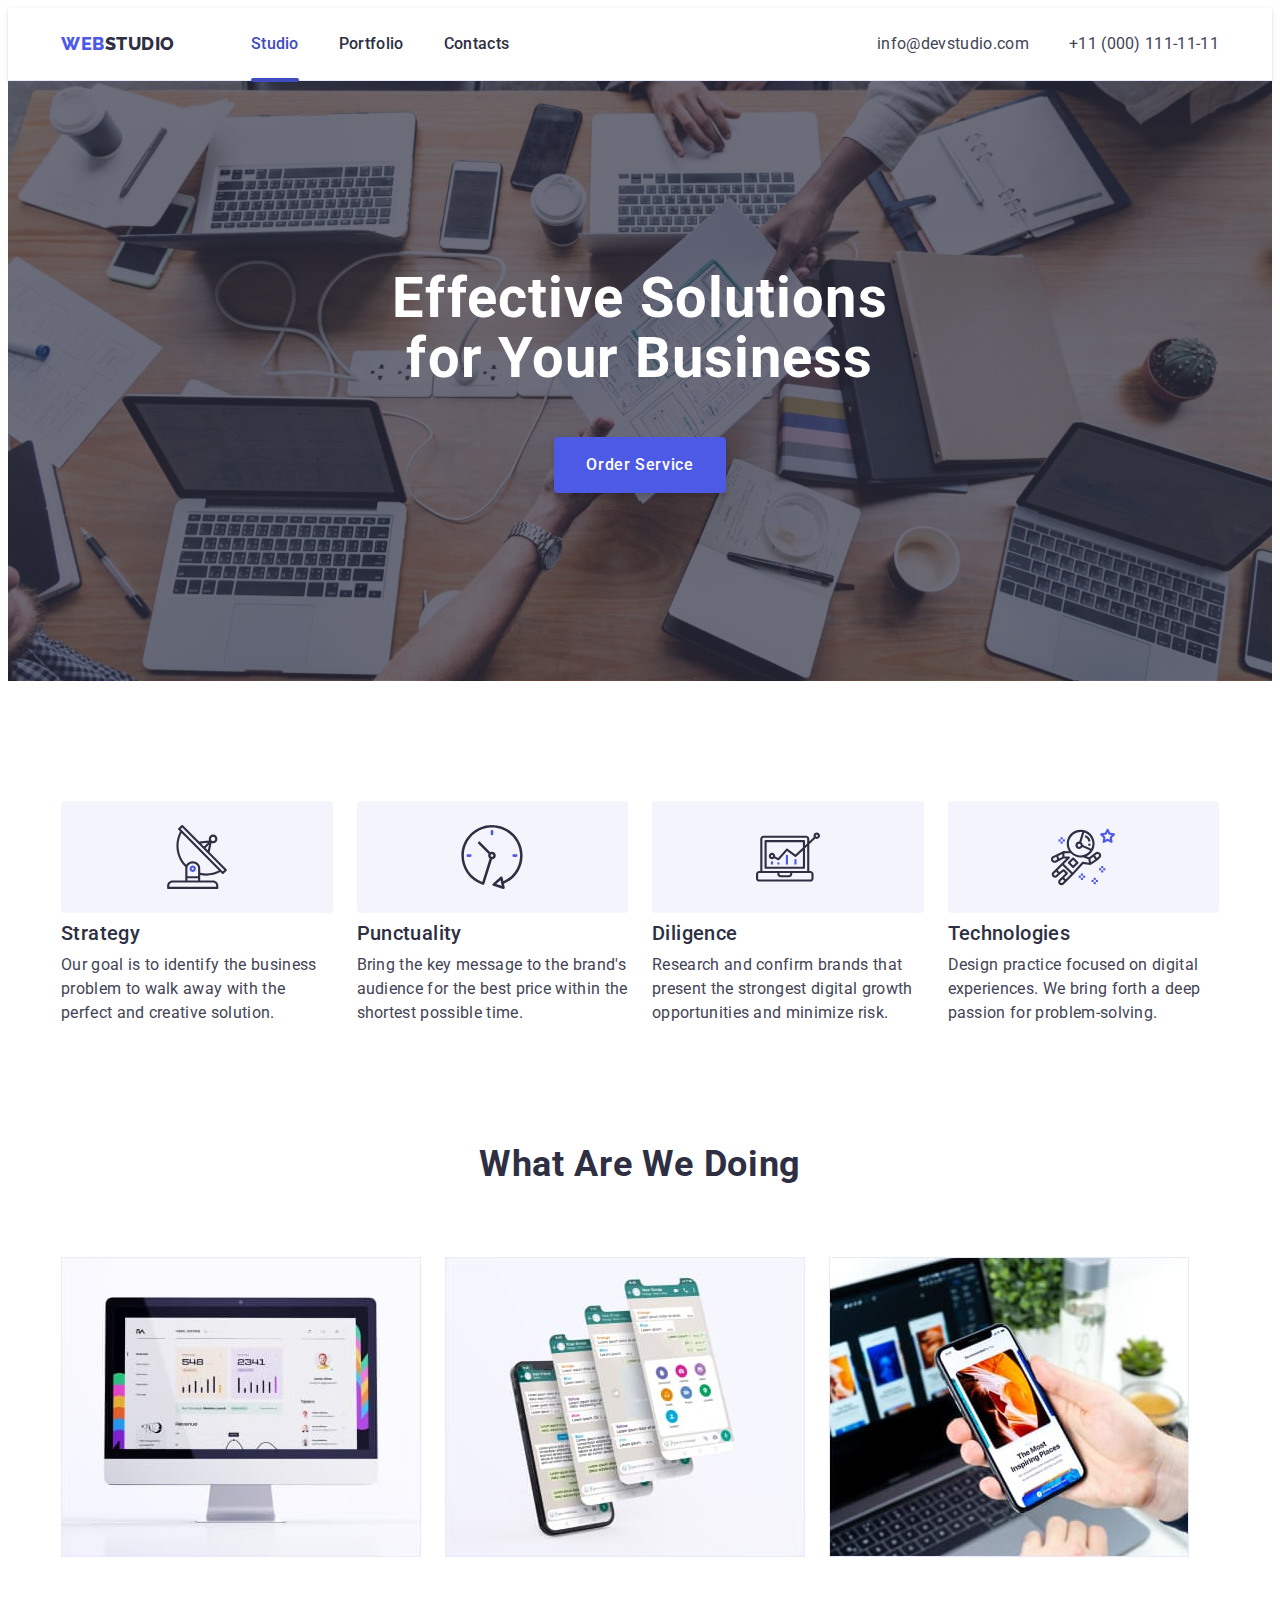
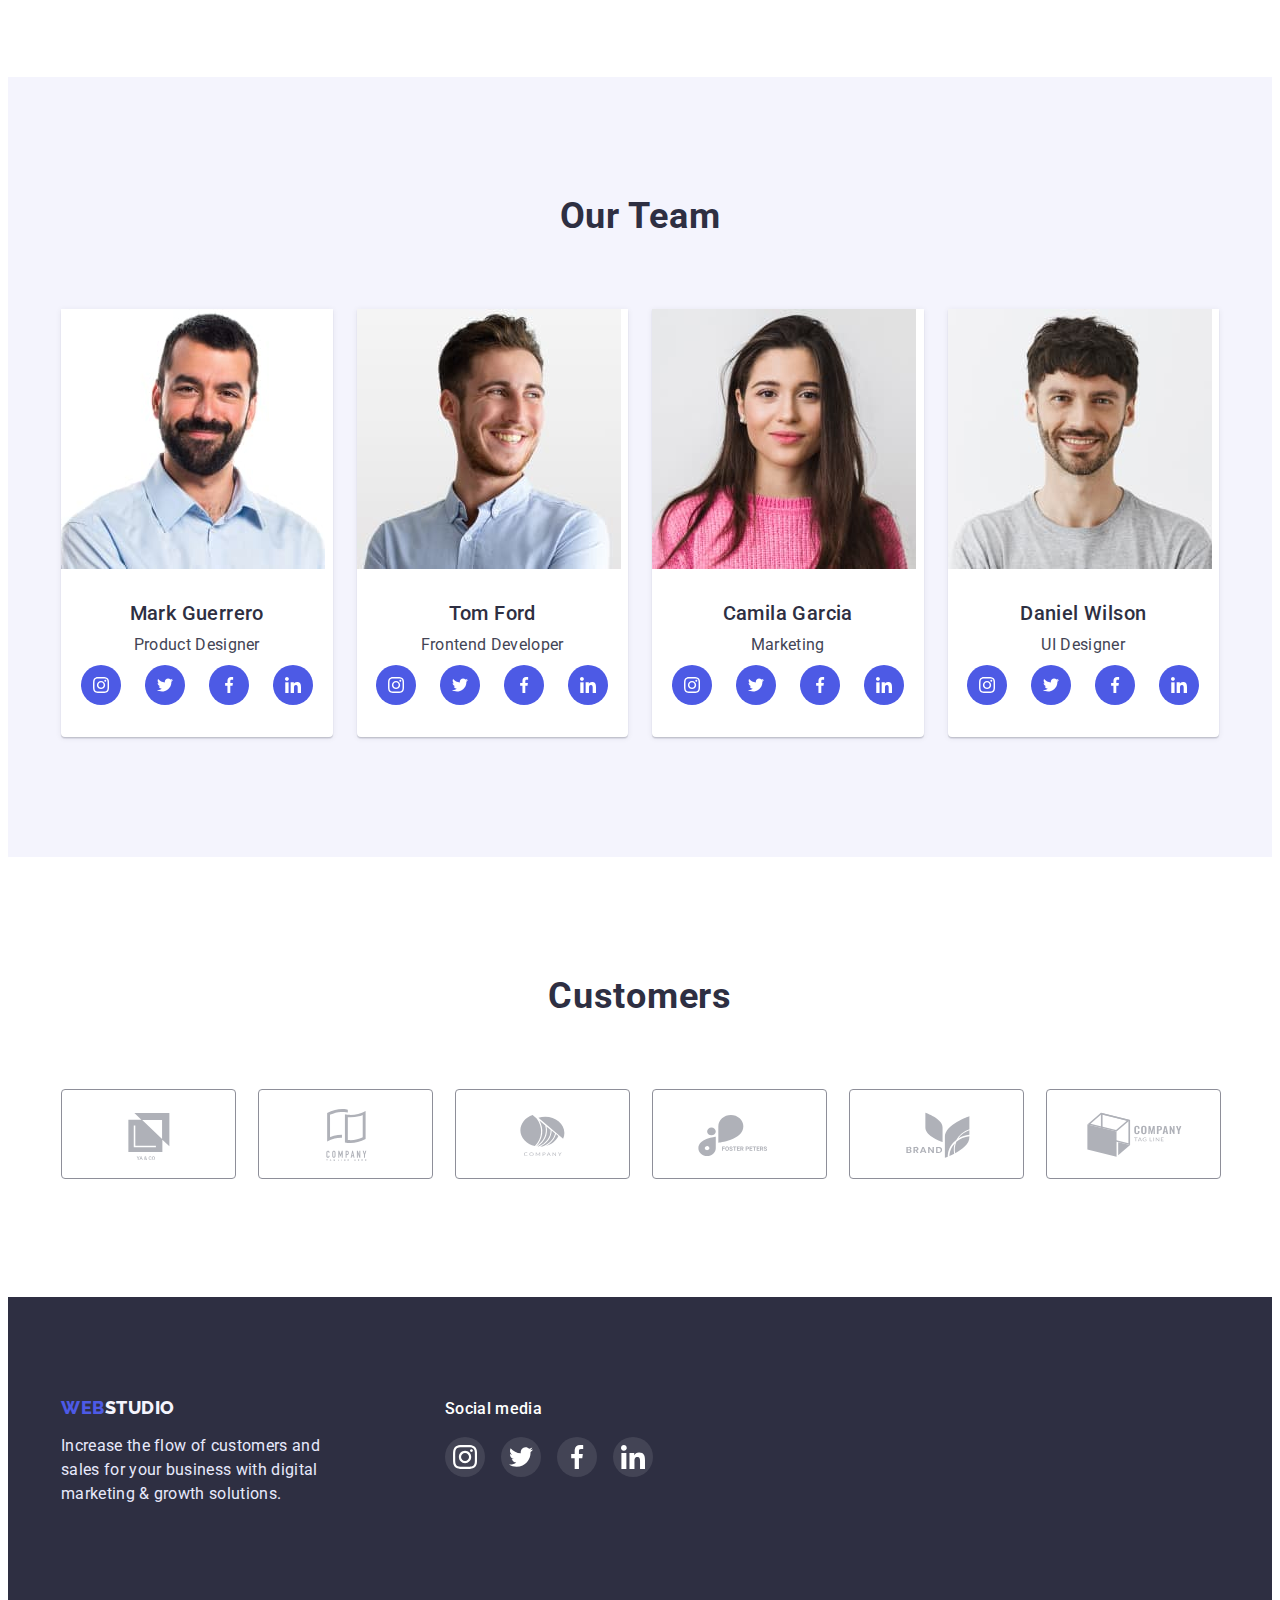
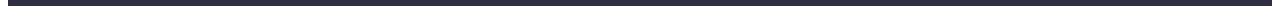
<file: index.html>
<!DOCTYPE html>
<html lang="en">
  <head>
    <meta charset="UTF-8" />
    <meta http-equiv="X-UA-Compatible" content="IE=edge" />
    <meta name="viewport" content="width=device-width, initial-scale=1.0" />
    <title>Студія</title>
    <link rel="preconnect" href="https://fonts.googleapis.com" />
    <link rel="preconnect" href="https://fonts.gstatic.com" crossorigin />
    <link
      href="https://fonts.googleapis.com/css2?family=Raleway:wght@800&family=Roboto:wght@400;500;700;900&display=swap"
      rel="stylesheet"
    />
    <link
      rel="stylesheet"
      href="https://cdnjs.cloudflare.com/ajax/libs/modern-normalize/1.1.0/modern-normalize.min.css"
      integrity="sha512-wpPYUAdjBVSE4KJnH1VR1HeZfpl1ub8YT/NKx4PuQ5NmX2tKuGu6U/JRp5y+Y8XG2tV+wKQpNHVUX03MfMFn9Q=="
      crossorigin="anonymous"
      referrerpolicy="no-referrer"
    />
    <link rel="stylesheet" href="./css/styles.css" />
  </head>
  <body>
    <!-- Header -->
    <header class="header">
      <div class="container header-container">
        <nav class="header-nav">
          <a class="link link-logo" href="./index.html"
            >Web<span class="logo">Studio</span></a
          >
          <ul class="header-list list">
            <li>
              <a class="link nav current-studio" href="./index.html">Studio</a>
            </li>
            <li><a class="link nav" href="./portfolio.html">Portfolio</a></li>
            <li><a class="link nav" href="">Contacts</a></li>
          </ul>
        </nav>
        <address class="address">
          <ul class="list address-list">
            <li>
              <a class="link address" href="mailto:info@devstudio.com"
                >info@devstudio.com</a
              >
            </li>
            <li>
              <a class="link address" href="tel:+110001111111"
                >+11 (000) 111-11-11</a
              >
            </li>
          </ul>
        </address>
      </div>
    </header>
    <main>
      <!-- Hero -->

      <section class="hero">
        <div class="container">
          <h1 class="title">Effective Solutions for Your Business</h1>
          <button class="button-hero" type="button" data-modal-open>
            Order Service
          </button>
        </div>
      </section>

      <!-- Our benefits -->

      <section class="section">
        <div class="container">
          <h2 class="visually-hidden">Our benefits</h2>
          <ul class="list list-benefits">
            <li class="benefits-item">
              <div class="benefits-item-icon">
                <svg class="benefits-icon">
                  <use href="./images/icons.svg#icon-antenna"></use>
                </svg>
              </div>
              <h3 class="title-item">Strategy</h3>
              <p class="text">
                Our goal is to identify the business problem to walk away with
                the perfect and creative solution.
              </p>
            </li>
            <li class="benefits-item">
              <div class="benefits-item-icon">
                <svg class="benefits-icon">
                  <use href="./images/icons.svg#icon-clock"></use>
                </svg>
              </div>
              <h3 class="title-item">Punctuality</h3>
              <p class="text">
                Bring the key message to the brand's audience for the best price
                within the shortest possible time.
              </p>
            </li>
            <li class="benefits-item">
              <div class="benefits-item-icon">
                <svg class="benefits-icon">
                  <use href="./images/icons.svg#icon-diagram"></use>
                </svg>
              </div>
              <h3 class="title-item">Diligence</h3>
              <p class="text">
                Research and confirm brands that present the strongest digital
                growth opportunities and minimize risk.
              </p>
            </li>
            <li class="benefits-item">
              <div class="benefits-item-icon">
                <svg class="benefits-icon">
                  <use href="./images/icons.svg#icon-astronaut"></use>
                </svg>
              </div>
              <h3 class="title-item">Technologies</h3>
              <p class="text">
                Design practice focused on digital experiences. We bring forth a
                deep passion for problem-solving.
              </p>
            </li>
          </ul>
        </div>
      </section>

      <!-- What are we doing -->

      <section class="section section-doing">
        <div class="container doing-container">
          <h2 class="section-name">What are we doing</h2>
          <ul class="list doing-list">
            <li>
              <img src="./images/img_1.jpg" alt="Computer" width="360" />
            </li>
            <li>
              <img src="./images/img_2.jpg" alt="Phone" width="360" />
            </li>
            <li>
              <img src="./images/img_3.jpg" alt="Computer&Phone" width="360" />
            </li>
          </ul>
        </div>
      </section>

      <!-- Our Team -->

      <section class="section team-section">
        <div class="container">
          <h2 class="section-name">Our Team</h2>
          <ul class="list team-list">
            <li class="team-item">
              <img
                class="team-photo"
                src="./images/img_card1.jpg"
                alt="photo"
                width="264"
              />
              <div class="about-photo">
                <h3 class="title-item">Mark Guerrero</h3>
                <p class="text team-text">Product Designer</p>
                <ul class="soc-link-list list">
                  <li class="soc-item">
                    <a class="soc-link link" href="">
                      <svg width="16" Height="16" class="soc-icon">
                        <use href="./images/icons.svg#icon-instagram"></use>
                      </svg>
                    </a>
                  </li>
                  <li class="soc-item">
                    <a class="soc-link link" href="">
                      <svg width="16" Height="16" class="soc-icon">
                        <use href="./images/icons.svg#icon-twitter"></use>
                      </svg>
                    </a>
                  </li>
                  <li class="soc-item">
                    <a class="soc-link link" href="">
                      <svg width="16" Height="16" class="soc-icon">
                        <use href="./images/icons.svg#icon-facebook"></use>
                      </svg>
                    </a>
                  </li>
                  <li class="soc-item">
                    <a class="soc-link link" href="">
                      <svg width="16" Height="16" class="soc-icon">
                        <use href="./images/icons.svg#icon-linkedin"></use>
                      </svg>
                    </a>
                  </li>
                </ul>
              </div>
            </li>
            <li class="team-item">
              <img
                class="team-photo"
                src="./images/img_card2.jpg"
                alt="photo"
                width="264"
              />
              <div class="about-photo">
                <h3 class="title-item team-title-item">Tom Ford</h3>
                <p class="text team-text">Frontend Developer</p>
                <ul class="soc-link-list list">
                  <li class="soc-item">
                    <a class="soc-link link" href="">
                      <svg width="16" Height="16" class="soc-icon">
                        <use href="./images/icons.svg#icon-instagram"></use>
                      </svg>
                    </a>
                  </li>
                  <li class="soc-item">
                    <a class="soc-link link" href="">
                      <svg width="16" Height="16" class="soc-icon">
                        <use href="./images/icons.svg#icon-twitter"></use>
                      </svg>
                    </a>
                  </li>
                  <li class="soc-item">
                    <a class="soc-link link" href="">
                      <svg width="16" Height="16" class="soc-icon">
                        <use href="./images/icons.svg#icon-facebook"></use>
                      </svg>
                    </a>
                  </li>
                  <li class="soc-item">
                    <a class="soc-link link" href="">
                      <svg width="16" Height="16" class="soc-icon">
                        <use href="./images/icons.svg#icon-linkedin"></use>
                      </svg>
                    </a>
                  </li>
                </ul>
              </div>
            </li>
            <li class="team-item">
              <img
                class="team-photo"
                src="./images/img_card3.jpg"
                alt="photo"
                width="264"
              />
              <div class="about-photo">
                <h3 class="title-item team-title-item">Camila Garcia</h3>
                <p class="text team-text">Marketing</p>
                <ul class="soc-link-list list">
                  <li class="soc-item">
                    <a class="soc-link link" href="">
                      <svg width="16" Height="16" class="soc-icon">
                        <use href="./images/icons.svg#icon-instagram"></use>
                      </svg>
                    </a>
                  </li>
                  <li class="soc-item">
                    <a class="soc-link link" href="">
                      <svg width="16" Height="16" class="soc-icon">
                        <use href="./images/icons.svg#icon-twitter"></use>
                      </svg>
                    </a>
                  </li>
                  <li class="soc-item">
                    <a class="soc-link link" href="">
                      <svg width="16" Height="16" class="soc-icon">
                        <use href="./images/icons.svg#icon-facebook"></use>
                      </svg>
                    </a>
                  </li>
                  <li class="soc-item">
                    <a class="soc-link link" href="">
                      <svg width="16" Height="16" class="soc-icon">
                        <use href="./images/icons.svg#icon-linkedin"></use>
                      </svg>
                    </a>
                  </li>
                </ul>
              </div>
            </li>
            <li class="team-item">
              <img
                class="team-photo"
                src="./images/img_card4.jpg"
                alt="photo"
                width="264"
              />
              <div class="about-photo">
                <h3 class="title-item team-title-item">Daniel Wilson</h3>
                <p class="text team-text">UI Designer</p>
                <ul class="soc-link-list list">
                  <li class="soc-item">
                    <a class="soc-link link" href="">
                      <svg width="16" Height="16" class="soc-icon">
                        <use href="./images/icons.svg#icon-instagram"></use>
                      </svg>
                    </a>
                  </li>
                  <li class="soc-item">
                    <a class="soc-link link" href="">
                      <svg width="16" Height="16" class="soc-icon">
                        <use href="./images/icons.svg#icon-twitter"></use>
                      </svg>
                    </a>
                  </li>
                  <li class="soc-item">
                    <a class="soc-link link" href="">
                      <svg width="16" Height="16" class="soc-icon">
                        <use href="./images/icons.svg#icon-facebook"></use>
                      </svg>
                    </a>
                  </li>
                  <li class="soc-item">
                    <a class="soc-link link" href="">
                      <svg width="16" Height="16" class="soc-icon">
                        <use href="./images/icons.svg#icon-linkedin"></use>
                      </svg>
                    </a>
                  </li>
                </ul>
              </div>
            </li>
          </ul>
        </div>
      </section>

      <!-- Customers -->

      <section class="section">
        <div class="container">
          <h2 class="section-name">Customers</h2>
          <ul class="list customers-list">
            <li class="customer-item">
              <a class="customer-link link" href="">
                <svg width="104" Height="56" class="customer-icon">
                  <use href="./images/icons.svg#icon-Logo1"></use>
                </svg>
              </a>
            </li>
            <li class="customer-item">
              <a class="customer-link link" href="">
                <svg width="104" Height="56" class="customer-icon">
                  <use href="./images/icons.svg#icon-Logo2"></use>
                </svg>
              </a>
            </li>
            <li class="customer-item">
              <a class="customer-link link" href="">
                <svg width="104" Height="56" class="customer-icon">
                  <use href="./images/icons.svg#icon-Logo3"></use>
                </svg>
              </a>
            </li>
            <li class="customer-item">
              <a class="customer-link link" href="">
                <svg width="104" Height="56" class="customer-icon">
                  <use href="./images/icons.svg#icon-Logo4"></use>
                </svg>
              </a>
            </li>
            <li class="customer-item">
              <a class="customer-link link" href="">
                <svg width="104" Height="56" class="customer-icon">
                  <use href="./images/icons.svg#icon-Logo5"></use>
                </svg>
              </a>
            </li>
            <li class="customer-item">
              <a class="customer-link link" href="">
                <svg width="104" Height="56" class="customer-icon">
                  <use href="./images/icons.svg#icon-Logo6"></use>
                </svg>
              </a>
            </li>
          </ul>
        </div>
      </section>
    </main>

    <!-- Footer -->

    <footer class="footer">
      <div class="container footer-container">
        <div class="footer-container-logo">
          <a class="link link-logo-footer" href="./index.html"
            >Web<span class="logo-footer">Studio</span></a
          >
          <p class="text-footer">
            Increase the flow of customers and sales for your business with
            digital marketing & growth solutions.
          </p>
        </div>
        <div>
          <h3 class="footer-soc-title">Social media</h3>
          <ul class="footer-soc-list list">
            <li class="footer-soc-item">
              <a class="footer-soc-link link" href="">
                <svg width="24" Height="24" class="soc-icon">
                  <use href="./images/icons.svg#icon-instagram"></use>
                </svg>
              </a>
            </li>
            <li class="footer-soc-item">
              <a class="footer-soc-link link" href="">
                <svg width="24" Height="24" class="soc-icon">
                  <use href="./images/icons.svg#icon-twitter"></use>
                </svg>
              </a>
            </li>
            <li class="footer-soc-item">
              <a class="footer-soc-link link" href="">
                <svg width="24" Height="24" class="soc-icon">
                  <use href="./images/icons.svg#icon-facebook"></use>
                </svg>
              </a>
            </li>
            <li class="footer-soc-item">
              <a class="footer-soc-link link" href="">
                <svg width="24" Height="24" class="soc-icon">
                  <use href="./images/icons.svg#icon-linkedin"></use>
                </svg>
              </a>
            </li>
          </ul>
        </div>
      </div>
    </footer>
    <div class="backdrop is-hidden" data-modal>
      <div class="modal">
        <button type="button" class="modal-close" data-modal-close>
          <svg width="8" height="8">
            <use href="./images/icons.svg#icon-close-black-18dp-2-1-1"></use>
          </svg>
        </button>
      </div>
    </div>
    <script src="./js/modal.js"></script>
  </body>
</html>
</file>
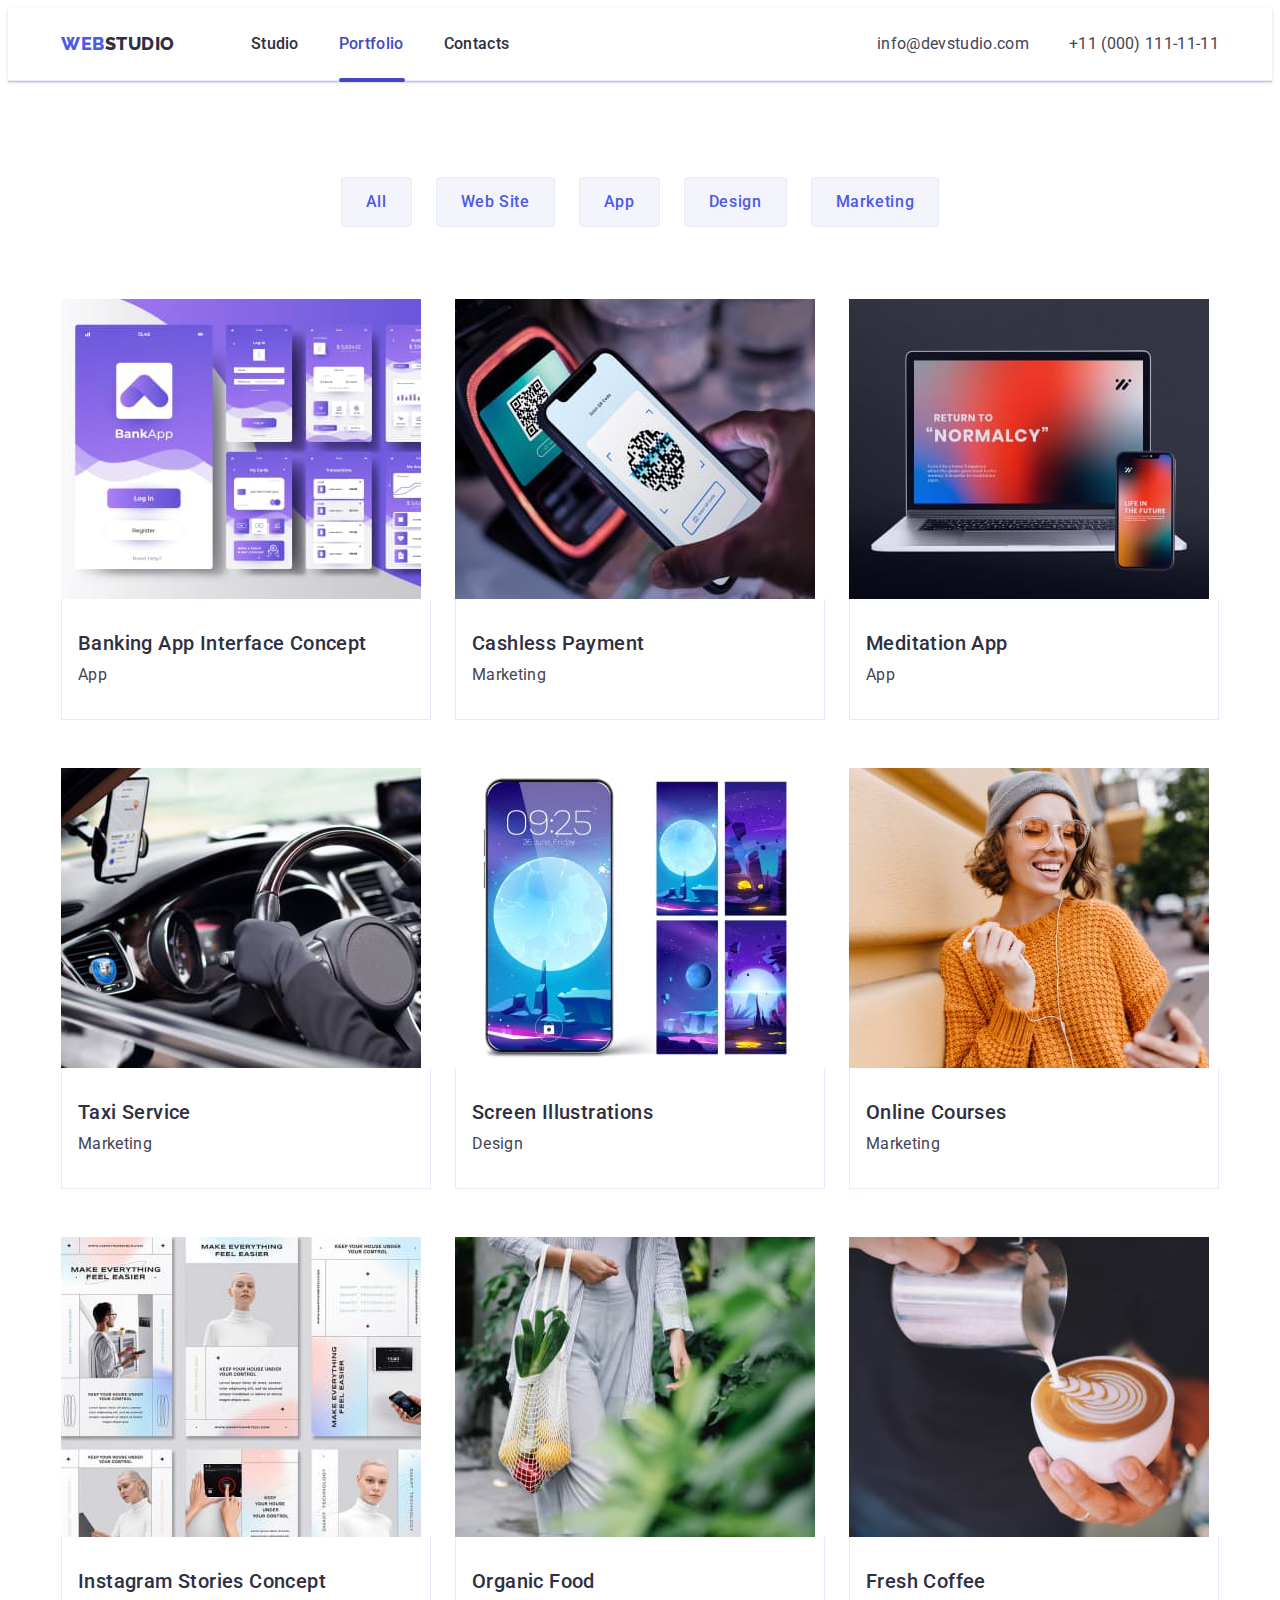
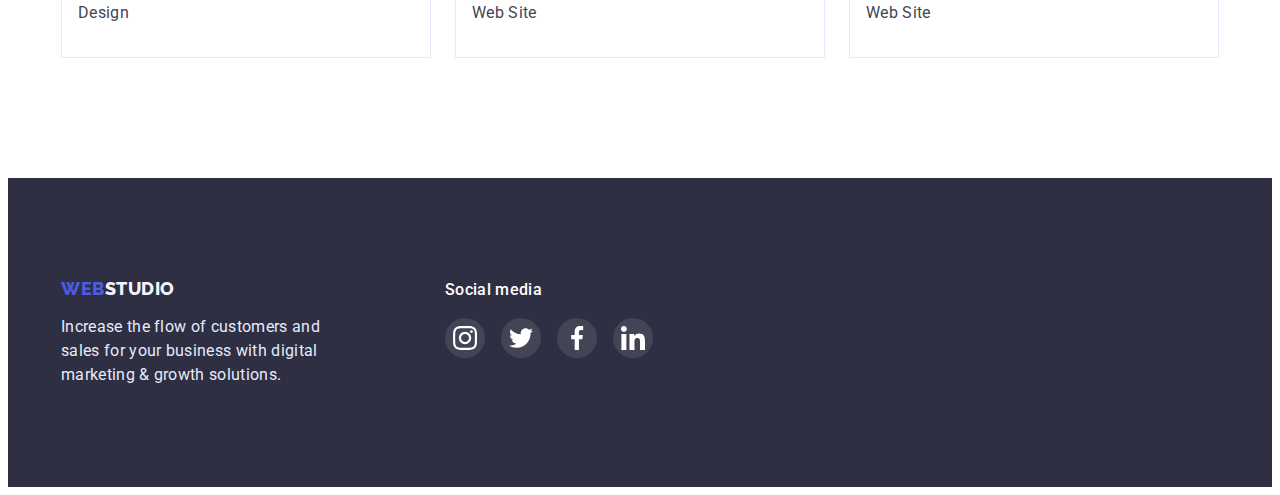
<file: portfolio.html>
<!DOCTYPE html>
<html lang="en">
  <head>
    <meta charset="UTF-8" />
    <meta http-equiv="X-UA-Compatible" content="IE=edge" />
    <meta name="viewport" content="width=device-width, initial-scale=1.0" />
    <title>Portfolio</title>
    <link rel="preconnect" href="https://fonts.googleapis.com" />
    <link rel="preconnect" href="https://fonts.gstatic.com" crossorigin />
    <link
      href="https://fonts.googleapis.com/css2?family=Raleway:wght@800&family=Roboto:wght@400;500;700;900&display=swap"
      rel="stylesheet"
    />
    <link
      rel="stylesheet"
      href="https://cdnjs.cloudflare.com/ajax/libs/modern-normalize/1.1.0/modern-normalize.min.css"
      integrity="sha512-wpPYUAdjBVSE4KJnH1VR1HeZfpl1ub8YT/NKx4PuQ5NmX2tKuGu6U/JRp5y+Y8XG2tV+wKQpNHVUX03MfMFn9Q=="
      crossorigin="anonymous"
      referrerpolicy="no-referrer"
    />
    <link rel="stylesheet" href="./css/styles.css" />
  </head>
  <body>
    <!-- Header -->
    <header class="header">
      <div class="container header-container">
        <nav class="header-nav">
          <a class="link link-logo" href="./index.html"
            >Web<span class="logo">Studio</span></a
          >
          <ul class="header-list list">
            <li><a class="link nav" href="./index.html">Studio</a></li>
            <li>
              <a class="link nav current-portfolio" href="./portfolio.html"
                >Portfolio</a
              >
            </li>
            <li><a class="link nav" href="">Contacts</a></li>
          </ul>
        </nav>
        <address class="address">
          <ul class="list address-list">
            <li>
              <a class="link address" href="mailto:info@devstudio.com"
                >info@devstudio.com</a
              >
            </li>
            <li>
              <a class="link address" href="tel:+110001111111"
                >+11 (000) 111-11-11</a
              >
            </li>
          </ul>
        </address>
      </div>
    </header>
    <pmain>
      <section class="section section-portfolio">
        <!-- Filters buttons -->

        <div class="container container-portfolio">
          <h1 class="visually-hidden">none</h1>
          <ul class="list filter-list">
            <li><button class="filtres-button" type="button">All</button></li>
            <li>
              <button class="filtres-button" type="button">Web Site</button>
            </li>
            <li><button class="filtres-button" type="button">App</button></li>
            <li>
              <button class="filtres-button" type="button">Design</button>
            </li>
            <li>
              <button class="filtres-button" type="button">Marketing</button>
            </li>
          </ul>

          <!-- Cards -->

          <ul class="list works-list">
            <li class="works-card">
              <a class="works-link link" href="">
                <div class="works-top-wrap">
                  <img
                    src="./images/portfolio-1.jpg"
                    alt="banking app"
                    width="360"
                    height="300"
                  />
                  <p class="cards-cover-text">
                    14 Stylish and User-Friendly App Design Concepts · Task
                    Manager App · Calorie Tracker App · Exotic Fruit Ecommerce
                    App · Cloud Storage App
                  </p>
                </div>
                <div class="about-card">
                  <h2 class="name-card">Banking App Interface Concept</h2>
                  <p class="realm">App</p>
                </div></a
              >
            </li>
            <li class="works-card">
              <a class="works-link link" href="">
                <div class="works-top-wrap">
                  <img
                    src="./images/portfolio-2.jpg"
                    alt="pos-terminal and phone"
                    width="360"
                    height="300"
                  />
                  <p class="cards-cover-text">
                    14 Stylish and User-Friendly App Design Concepts · Task
                    Manager App · Calorie Tracker App · Exotic Fruit Ecommerce
                    App · Cloud Storage App
                  </p>
                </div>
                <div class="about-card">
                  <h2 class="name-card">Cashless Payment</h2>
                  <p class="realm">Marketing</p>
                </div></a
              >
            </li>
            <li class="works-card">
              <a class="works-link link" href="">
                <div class="works-top-wrap">
                  <img
                    src="./images/portfolio-3.jpg"
                    alt="Meditaion App"
                    width="360"
                    height="300"
                  />
                  <p class="cards-cover-text">
                    14 Stylish and User-Friendly App Design Concepts · Task
                    Manager App · Calorie Tracker App · Exotic Fruit Ecommerce
                    App · Cloud Storage App
                  </p>
                </div>
                <div class="about-card">
                  <h2 class="name-card">Meditation App</h2>
                  <p class="realm">App</p>
                </div></a
              >
            </li>
            <li class="works-card">
              <a class="works-link link" href="">
                <div class="works-top-wrap">
                  <img
                    src="./images/portfolio-4.jpg"
                    alt="Taxi"
                    width="360"
                    height="300"
                  />
                  <p class="cards-cover-text">
                    14 Stylish and User-Friendly App Design Concepts · Task
                    Manager App · Calorie Tracker App · Exotic Fruit Ecommerce
                    App · Cloud Storage App
                  </p>
                </div>
                <div class="about-card">
                  <h2 class="name-card">Taxi Service</h2>
                  <p class="realm">Marketing</p>
                </div></a
              >
            </li>
            <li class="works-card">
              <a class="works-link link" href="">
                <div class="works-top-wrap">
                  <img
                    src="./images/portfolio-5.jpg"
                    alt="phone's screen"
                    width="360"
                    height="300"
                  />
                  <p class="cards-cover-text">
                    14 Stylish and User-Friendly App Design Concepts · Task
                    Manager App · Calorie Tracker App · Exotic Fruit Ecommerce
                    App · Cloud Storage App
                  </p>
                </div>
                <div class="about-card">
                  <h2 class="name-card">Screen Illustrations</h2>
                  <p class="realm">Design</p>
                </div></a
              >
            </li>
            <li class="works-card">
              <a class="works-link link" href="">
                <div class="works-top-wrap">
                  <img
                    src="./images/portfolio-6.jpg"
                    alt="girl is studing"
                    width="360"
                    height="300"
                  />
                  <p class="cards-cover-text">
                    14 Stylish and User-Friendly App Design Concepts · Task
                    Manager App · Calorie Tracker App · Exotic Fruit Ecommerce
                    App · Cloud Storage App
                  </p>
                </div>
                <div class="about-card">
                  <h2 class="name-card">Online Courses</h2>
                  <p class="realm">Marketing</p>
                </div></a
              >
            </li>
            <li class="works-card">
              <a class="works-link link" href="">
                <div class="works-top-wrap">
                  <img
                    src="./images/portfolio-7.jpg"
                    alt="instagram pages"
                    width="360"
                    height="300"
                  />
                  <p class="cards-cover-text">
                    14 Stylish and User-Friendly App Design Concepts · Task
                    Manager App · Calorie Tracker App · Exotic Fruit Ecommerce
                    App · Cloud Storage App
                  </p>
                </div>
                <div class="about-card">
                  <h2 class="name-card">Instagram Stories Concept</h2>
                  <p class="realm">Design</p>
                </div></a
              >
            </li>
            <li class="works-card">
              <a class="works-link link" href="">
                <div class="works-top-wrap">
                  <img
                    src="./images/portfolio-8.jpg"
                    alt="food"
                    width="360"
                    height="300"
                  />
                  <p class="cards-cover-text">
                    14 Stylish and User-Friendly App Design Concepts · Task
                    Manager App · Calorie Tracker App · Exotic Fruit Ecommerce
                    App · Cloud Storage App
                  </p>
                </div>
                <div class="about-card">
                  <h2 class="name-card">Organic Food</h2>
                  <p class="realm">Web Site</p>
                </div></a
              >
            </li>
            <li class="works-card">
              <a class="works-link link" href="">
                <div class="works-top-wrap">
                  <img
                    src="./images/portfolio-9.jpg"
                    alt="coffee"
                    width="360"
                    height="300"
                  />
                  <p class="cards-cover-text">
                    14 Stylish and User-Friendly App Design Concepts · Task
                    Manager App · Calorie Tracker App · Exotic Fruit Ecommerce
                    App · Cloud Storage App
                  </p>
                </div>
                <div class="about-card">
                  <h2 class="name-card">Fresh Coffee</h2>
                  <p class="realm">Web Site</p>
                </div></a
              >
            </li>
          </ul>
        </div>
      </section>
    </pmain>

    <!-- Footer -->

    <footer class="footer">
      <div class="container footer-container">
        <div class="footer-container-logo">
          <a class="link link-logo-footer" href="./index.html"
            >Web<span class="logo-footer">Studio</span></a
          >
          <p class="text-footer">
            Increase the flow of customers and sales for your business with
            digital marketing & growth solutions.
          </p>
        </div>
        <div>
          <h3 class="footer-soc-title">Social media</h3>
          <ul class="footer-soc-list list">
            <li class="footer-soc-item">
              <a class="footer-soc-link link" href="">
                <svg width="24" Height="24" class="soc-icon">
                  <use href="./images/icons.svg#icon-instagram"></use>
                </svg>
              </a>
            </li>
            <li class="footer-soc-item">
              <a class="footer-soc-link link" href="">
                <svg width="24" Height="24" class="soc-icon">
                  <use href="./images/icons.svg#icon-twitter"></use>
                </svg>
              </a>
            </li>
            <li class="footer-soc-item">
              <a class="footer-soc-link link" href="">
                <svg width="24" Height="24" class="soc-icon">
                  <use href="./images/icons.svg#icon-facebook"></use>
                </svg>
              </a>
            </li>
            <li class="footer-soc-item">
              <a class="footer-soc-link link" href="">
                <svg width="24" Height="24" class="soc-icon">
                  <use href="./images/icons.svg#icon-linkedin"></use>
                </svg>
              </a>
            </li>
          </ul>
        </div>
      </div>
    </footer>
  </body>
</html>
</file>
<file: css/styles.css>
:root {
    --accent-color: #4D5AE5;
    --primary-color:#2E2F42;
    --secondary-text-color: #434455;
    --button-aktive-color:#404BBF;
    --footer-text-color: #E7E9FC;
    --background-color: #F4F4FD;
    --title-text-color: #FFFFFF;
    --icon-color: #AFB1B8;
    --soc-footer-aktive: #31D0AA;
}
p,
h1,
h2,
h3,
h4,
h5,
h6 {
    margin: 0;
}

ul {
    padding-left: 0;
    margin: 0;
}
 
body {
    font-family: 'Roboto', sans-serif;
    color: var(--secondary-text-color);
   }

img {
    display: block;
}
.container {
    width: 1158px;
    margin: 0 auto;
    padding-left: 15px;
    padding-right: 15px;
}

.section {
    padding-top: 120px;
    padding-bottom: 120px;
}
/*------Header-------- */

.header {
    padding-top: 24px;
    padding-bottom: 24px;
    border-bottom: 1px solid var(--footer-text-color);
    box-shadow: 0px 2px 1px rgba(46, 47, 66, 0.08), 0px 1px 1px rgba(46, 47, 66, 0.16), 0px 1px 6px rgba(46, 47, 66, 0.08);

}

.header-container {
    display: flex;
}

.header-list {
    display: flex;
    gap: 40px;
}

.header-nav {
    display: flex;
    margin-right: auto;
}
.address-list {
    display: flex;
    gap: 40px;
}
.link-logo {
    font-family: 'Raleway', sans-serif;
        font-weight: 800;
        font-size: 18px;
        line-height: 1.17;
        display: flex;
        align-items: center;
        letter-spacing: 0.03em;
        text-transform: uppercase;
        color: var(--accent-color);
        margin-right: 76px;
}
.logo {
    color: var(--primary-color);
}
.list {
    list-style-type: none;
}
.link {
    text-decoration: none;
}
.nav {
    font-weight: 500;
        font-size: 16px;
        line-height: 1.5;
        letter-spacing: 0.02em;
        color: var(--primary-color);
        transition-property: color;
        transition-duration: 250ms;
        transition-timing-function: cubic-bezier(0.4, 0, 0.2, 1);
}
.address {
    font-family: inherit;
        font-style: normal;
        font-size: 16px;
        line-height: 1.5;
        letter-spacing: 0.02em;
        color: var(--secondary-text-color);
        display: flex;
        transition-property: color;
            transition-duration: 250ms;
            transition-timing-function: cubic-bezier(0.4, 0, 0.2, 1);
}
.nav:is(:hover, :focus, :active),
.address:is(:hover, :focus, :active) {
    color: var(--button-aktive-color);
}

/* ------Hero--------- */


.hero {
    max-width: 1440px;
    margin: 0 auto;
    background-color: var(--primary-color);
    padding-top: 188px;
    padding-bottom: 188px;
    background-image: linear-gradient(rgba(46, 47, 66, 0.7), rgba(46, 47, 66, 0.7)), url(../images/people-office-1.jpg);
    background-repeat: no-repeat;
        background-size: cover;
        background-position: center;

}
.title {
    font-weight: 700;
        font-size: 56px;
        line-height: 1.07;
        text-align: center;
        letter-spacing: 0.02em;
        color: var(--title-text-color);
        max-width: 496px;
        margin: 0 auto 48px;
} 
.button-hero {
    font-family: 'Roboto',sans-serif;
    font-weight: 500;
        font-size: 16px;
        line-height: 1.5;
        display: flex;
        align-items: center;
        letter-spacing: 0.04em;
        color:var(--title-text-color);
        background-color: var(--accent-color);
        cursor: pointer;
        padding: 16px 32px;
        box-shadow: 0px 4px 4px rgba(0, 0, 0, 0.15);
        border-radius: 4px;
        margin: auto;
        border: none;
        transition-property: background-color;
            transition-duration: 250ms;
            transition-timing-function: cubic-bezier(0.4, 0, 0.2, 1);
}
.button-hero:hover {
    background-color: var(--button-aktive-color);
}


/* -------Our benefits------- */

.benefits-item-icon {
    height: 112px;
    background-color: var(--background-color);
    border-radius: 4px;
    display: flex;
    align-items: center;
    justify-content: center;
    margin-bottom: 8px;
}

.benefits-icon {
    width: 64px;
    height: 64px;
}

.list-benefits {
    display: flex;
    gap: 24px;
}

.benefits-item {
    width: calc((100% - 72px) / 4);
}
.title-item {
    font-weight: 500;
        font-size: 20px;
        line-height: 1.2;
        letter-spacing: 0.02em;
        color: var(--primary-color);
        margin-bottom: 8px;
     }
.text {
        font-size: 16px;
        line-height: 1.5;
        letter-spacing: 0.02em;
        }

    .visually-hidden {
        position: absolute;
            white-space: nowrap;
            width: 1px;
            height: 1px;
            overflow: hidden;
            border: 0;
            padding: 0;
            clip: rect(0 0 0 0);
            clip-path: inset(50%);
            margin: -1px;
    }
    


    /* What are we doing */


    .section-name {
        font-weight: 700;
            font-size: 36px;
            line-height: 1.11;
            text-align: center;
            letter-spacing: 0.02em;
            text-transform: capitalize;
            color: var(--primary-color);
            margin-bottom: 72px;
    }

    .section-doing {padding-top: 0;}
    
    .doing-list {
        display: flex;
        gap: 24px;
    }

/* Our Team */

.team-list {
    display: flex;
    gap: 24px;
}

.team-item {
    box-shadow: 0px 1px 6px rgba(46, 47, 66, 0.08), 0px 1px 1px rgba(46, 47, 66, 0.16), 0px 2px 1px rgba(46, 47, 66, 0.08);
        border-radius: 0px 0px 4px 4px;
        width: calc((100% - 72px) / 4);
        background: var(--title-text-color);
}

.team-section {
    background-color: var(--background-color);
}

.about-photo {
    padding: 32px 16px;
    text-align: center;
}

.team-text {
    margin-bottom: 8px;
}

.soc-link-list {
    display: flex;
    justify-content: center;
    gap: 24px;
}

.soc-item {
    width: 40px;
    height: 40px;
}

.soc-link {
    width: 100%;
    height: 100%;
    border-radius: 50%;
    background-color: var(--accent-color);
    display: flex;
    align-items: center;
    justify-content: center;
    transition-property: background-color;
    transition-duration: 250ms;
    transition-timing-function: cubic-bezier(0.4, 0, 0.2, 1);
}

.soc-link:hover, .soc-link:focus {
    background-color: var(--button-aktive-color);
}
.soc-icon {
    fill: var(--title-text-color);
}

/* Customers */

.customer-item {
width: calc((100% - 24px * 5) / 6);
    height: 88px;
}
.customer-link {
width: 100%;
    height: 100%;
    border-radius: 4px;
    display: flex;
    align-items: center;
    justify-content: center;
    border: 1px solid #8E8F99;
    transition-property: border;
    transition-duration: 250ms;
    transition-timing-function: cubic-bezier(0.4, 0, 0.2, 1);
}

.customers-list {
    display: flex;
    gap: 24px;
}

.customer-icon {
    fill: var(--icon-color);
    transition-property: fill;
    transition-duration: 250ms;
    transition-timing-function: cubic-bezier(0.4, 0, 0.2, 1);
}

.customer-link:hover, .customer-link:focus {
    border: 1px solid var(--button-aktive-color);
}

.customer-link:hover .customer-icon, .customer-link:focus .customer-icon {
    fill: var(--button-aktive-color);
}


    /* ------Footer------ */
    .footer {
        background-color: var(--primary-color);
        padding: 100px 0;
    }

    .logo-footer{
        color: var(--background-color);
    }
    .text-footer {
            font-size: 16px;
            line-height: 1.5;
            letter-spacing: 0.02em;
            color: var(--footer-text-color);
                }

    
    .link-logo-footer {
        font-family: 'Raleway', sans-serif;
            font-weight: 800;
            font-size: 18px;
            line-height: 1.17;
            letter-spacing: 0.03em;
            text-transform: uppercase;
            color: var(--accent-color);
            margin-bottom: 16px;
            display: inline-block
    }

    .footer-container-logo {
    width: 264px;
    margin-right: 120px;
    }

    .footer-container {
        display: flex;
    }
    
    .footer-soc-title {
        font-weight: 500;
            font-size: 16px;
            line-height: 1.5;
            letter-spacing: 0.02em;
        color: var(--title-text-color);
        margin-bottom: 16px;
    }

.footer-soc-list {
    display: flex;
    justify-content: center;
    gap: 16px;
}

.footer-soc-link {
    width: 40px;
    height: 40px;
    border-radius: 50%;
    background-color: rgba(255, 255, 255, 0.1);
    display: flex;
    align-items: center;
    justify-content: center;
    transition-property: background-color;
    transition-duration: 250ms;
    transition-timing-function: cubic-bezier(0.4, 0, 0.2, 1);
}

.footer-soc-link:hover, .footer-soc-link:focus {
    background-color: var(--soc-footer-aktive);
}

    /******Portfolio******/



    .section-portfolio {
        padding-top: 96px;
    }
    .filtres-button {
        font-family: 'Roboto',sans-serif;
        font-weight: 500;
            font-size: 16px;
            line-height: 1.5;
            display: flex;
            align-items: center;
            text-align: center;
            letter-spacing: 0.04em;
            color: var(--accent-color);
            background-color: var(--background-color);
            cursor: pointer;
            flex-direction: row;
            justify-content: center;
            padding: 12px 24px;
            background: var(--background-color);
            border: 1px solid var(--footer-text-color);
            border-radius: 4px;
            transition-property: color, background-color, border, box-shadow;
            transition-duration: 250ms;
            transition-timing-function: cubic-bezier(0.4, 0, 0.2, 1);
    }
    .filtres-button:is(:hover, :focus, :active) {
        background-color: var(--button-aktive-color);
        border: 1px solid var(--button-aktive-color);
        color: var(--title-text-color);
        box-shadow: 0px 3px 1px rgba(0, 0, 0, 0.1), 0px 2px 1px rgba(0, 0, 0, 0.08), 0px 2px 2px rgba(0, 0, 0, 0.12);
    }
    .name-card {
        font-weight: 500;
            font-size: 20px;
            line-height: 1.2;
            letter-spacing: 0.02em;
            color: var(--primary-color);
            margin-bottom: 8px;
    }
    .realm {
        font-size: 16px;
            line-height: 1.5;
            letter-spacing: 0.02em;
        color: var(--secondary-text-color);
    }

    .filter-list {
        display: flex;
        gap: 24px;
        justify-content: center;
        margin-bottom: 72px;
    }

    .works-list {
   display: flex;
   flex-wrap: wrap;
   column-gap: 24px;
   row-gap: 48px;
   flex-basis: calc((100% - 48px) / 3);
 }

 .about-card {
    padding: 32px 16px;
    border: 1px solid var(--footer-text-color);
    border-top: none;
 }

 .works-card {
    width: calc((100% - 48px) / 3);
 }

 .works-link {
    display: block;
    transition-property:box-shadow;
    transition-duration: 250ms;
    transition-timing-function: cubic-bezier(0.4, 0, 0.2, 1);
 }
 .works-link:hover {
    box-shadow: 0px 1px 6px rgba(46, 47, 66, 0.08), 0px 1px 1px rgba(46, 47, 66, 0.16), 0px 2px 1px rgba(46, 47, 66, 0.08);
 }

 .current-studio {
    position: relative;
    color: var(--button-aktive-color);
 }

 .current-studio::after {
    content: '';
    display: inline-block;
    position: absolute;
    top: 44px;
    left: 0;
    width: 48px;
    height: 4px;
    border-radius: 2px;
    background-color: var(--button-aktive-color);
 }

 .current-portfolio {
    position: relative;
    color: var(--button-aktive-color);
 }

 .current-portfolio::after {
     content: '';
     display: inline-block;
     position: absolute;
     top: 44px;
     left: 0;
     width: 66px;
     height: 4px;
     border-radius: 2px;
     background-color: var(--button-aktive-color);
 }

 .works-top-wrap {
    position: relative;
    overflow: hidden;
 }

 .cards-cover-text {
    position: absolute;
    font-size: 16px;
        line-height: 1.5;
        letter-spacing: 0.02em;
        color: var(--background-color);
        background-color: var(--accent-color);
        top: 0;
        padding: 40px 32px;
        height: 100%;
        transform: translateY(100%);
        transition: transform 300ms linear;
 }

 .works-link:hover .cards-cover-text,
 .works-link:focus .cards-cover-text {
    transform: translateY(0);
 }

 .backdrop {
    position: fixed;
    top: 0;
    width: 100%;
    height: 100%;
    background-color: rgba(46, 47, 66, 0.4);
    opacity: 1;
    transition-property: opacity;
    transition-duration: 250ms;
    transition-timing-function: cubic-bezier(0.4, 0, 0.2, 1);
 }

 .backdrop.is-hidden .modal {
    transform: translate(-50%, -50%) scale(0.8);
 }

 .modal {
    width: 408px;
    min-height: 576px;
    background-color: #FCFCFC;
    box-shadow: 0px 1px 1px rgba(0, 0, 0, 0.14), 0px 1px 3px rgba(0, 0, 0, 0.12), 0px 2px 1px rgba(0, 0, 0, 0.2);
        border-radius: 4px;
        position: absolute;
        top: 50%;
        left: 50%;
        transform: translate(-50%, -50%) scale(1);
        padding: 24px;

 }

 .modal-close {
    position: absolute;
    top: 24px;
    right: 24px;
    display: flex;
    align-items: center;
    justify-content: center;
    width: 24px;
    height: 24px;
    background-color: var(--footer-text-color);
    border: 1px solid rgba(0, 0, 0, 0.1);
    border-radius: 50%;
    cursor: pointer;
    transition-property: fill, background-color;
    transition-duration: 250ms;
    transition-timing-function: cubic-bezier(0.4, 0, 0.2, 1);
 }

 .modal-close:hover,
 .modal-close:focus {
    fill: var(--title-text-color);
    background-color: var(--button-aktive-color);
 }

 .is-hidden {
    opacity: 0;
    visibility: hidden;
    pointer-events: none;
 }
</file>
